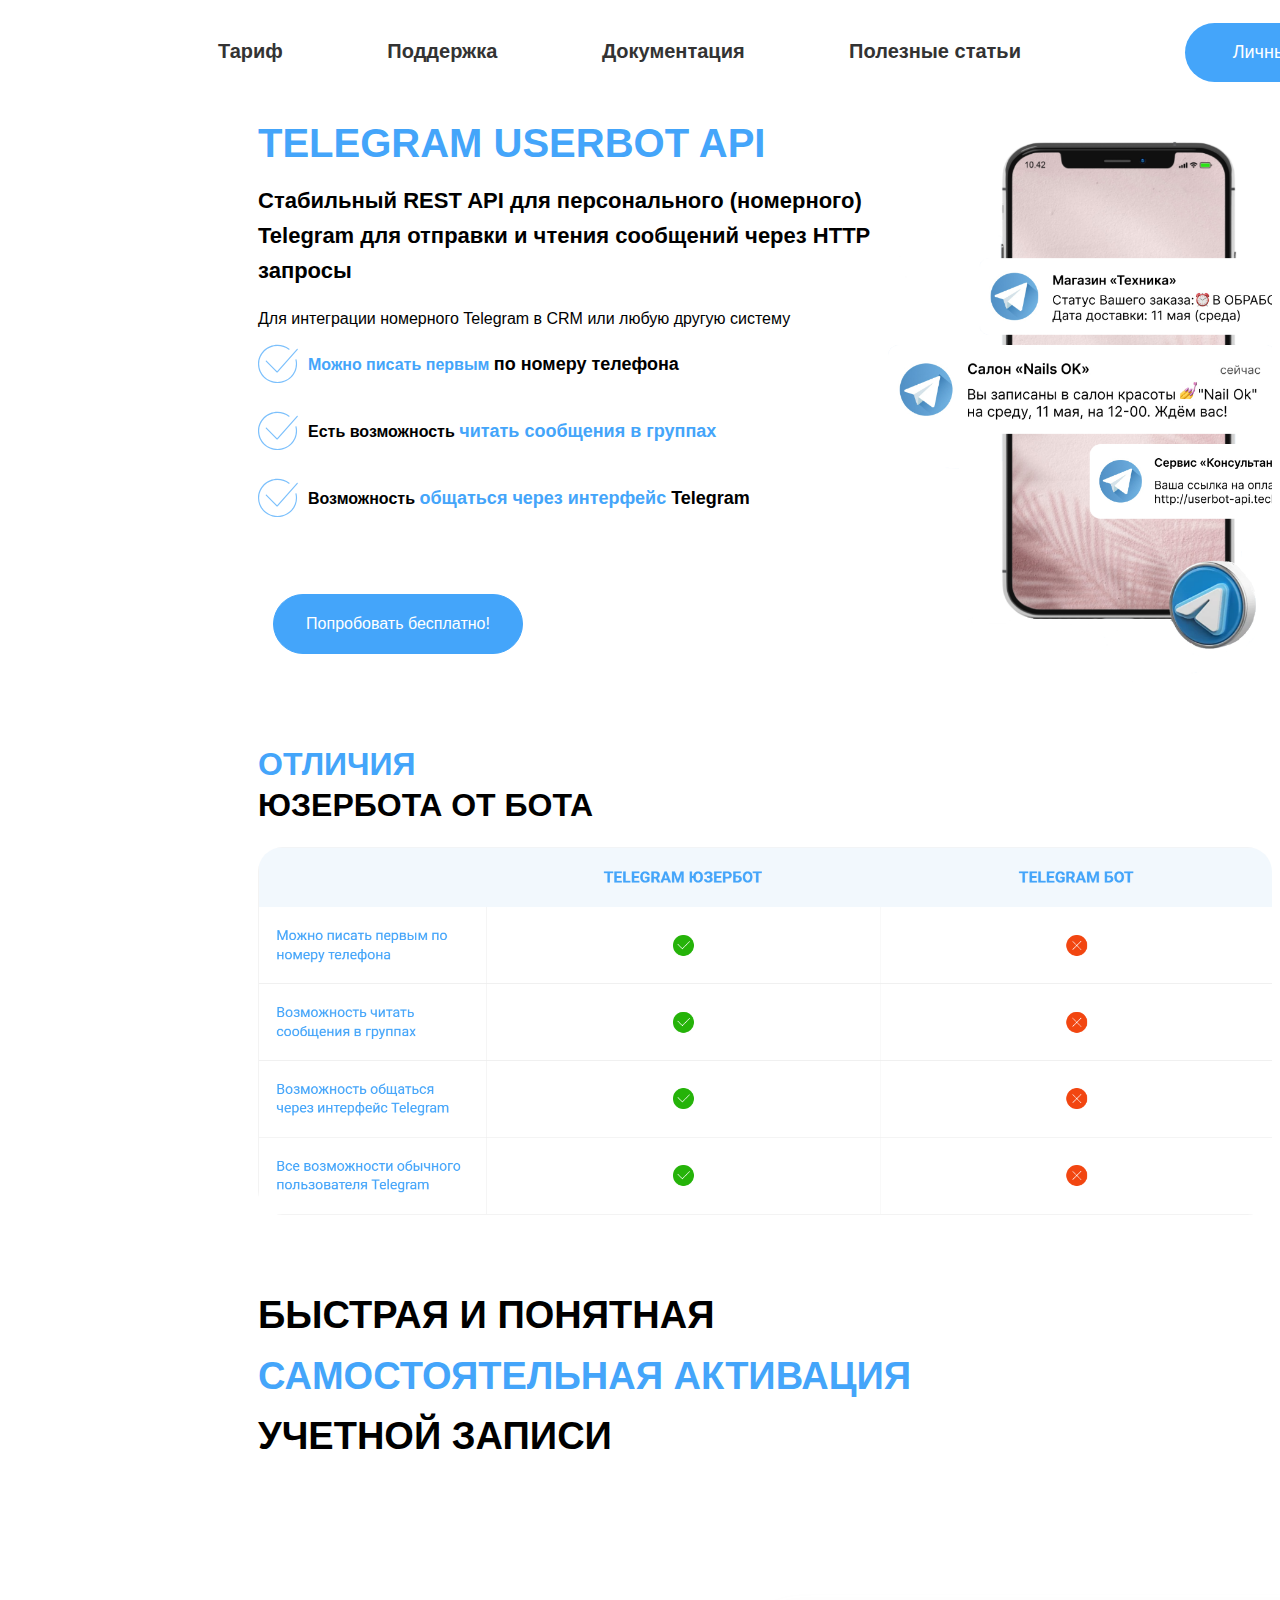
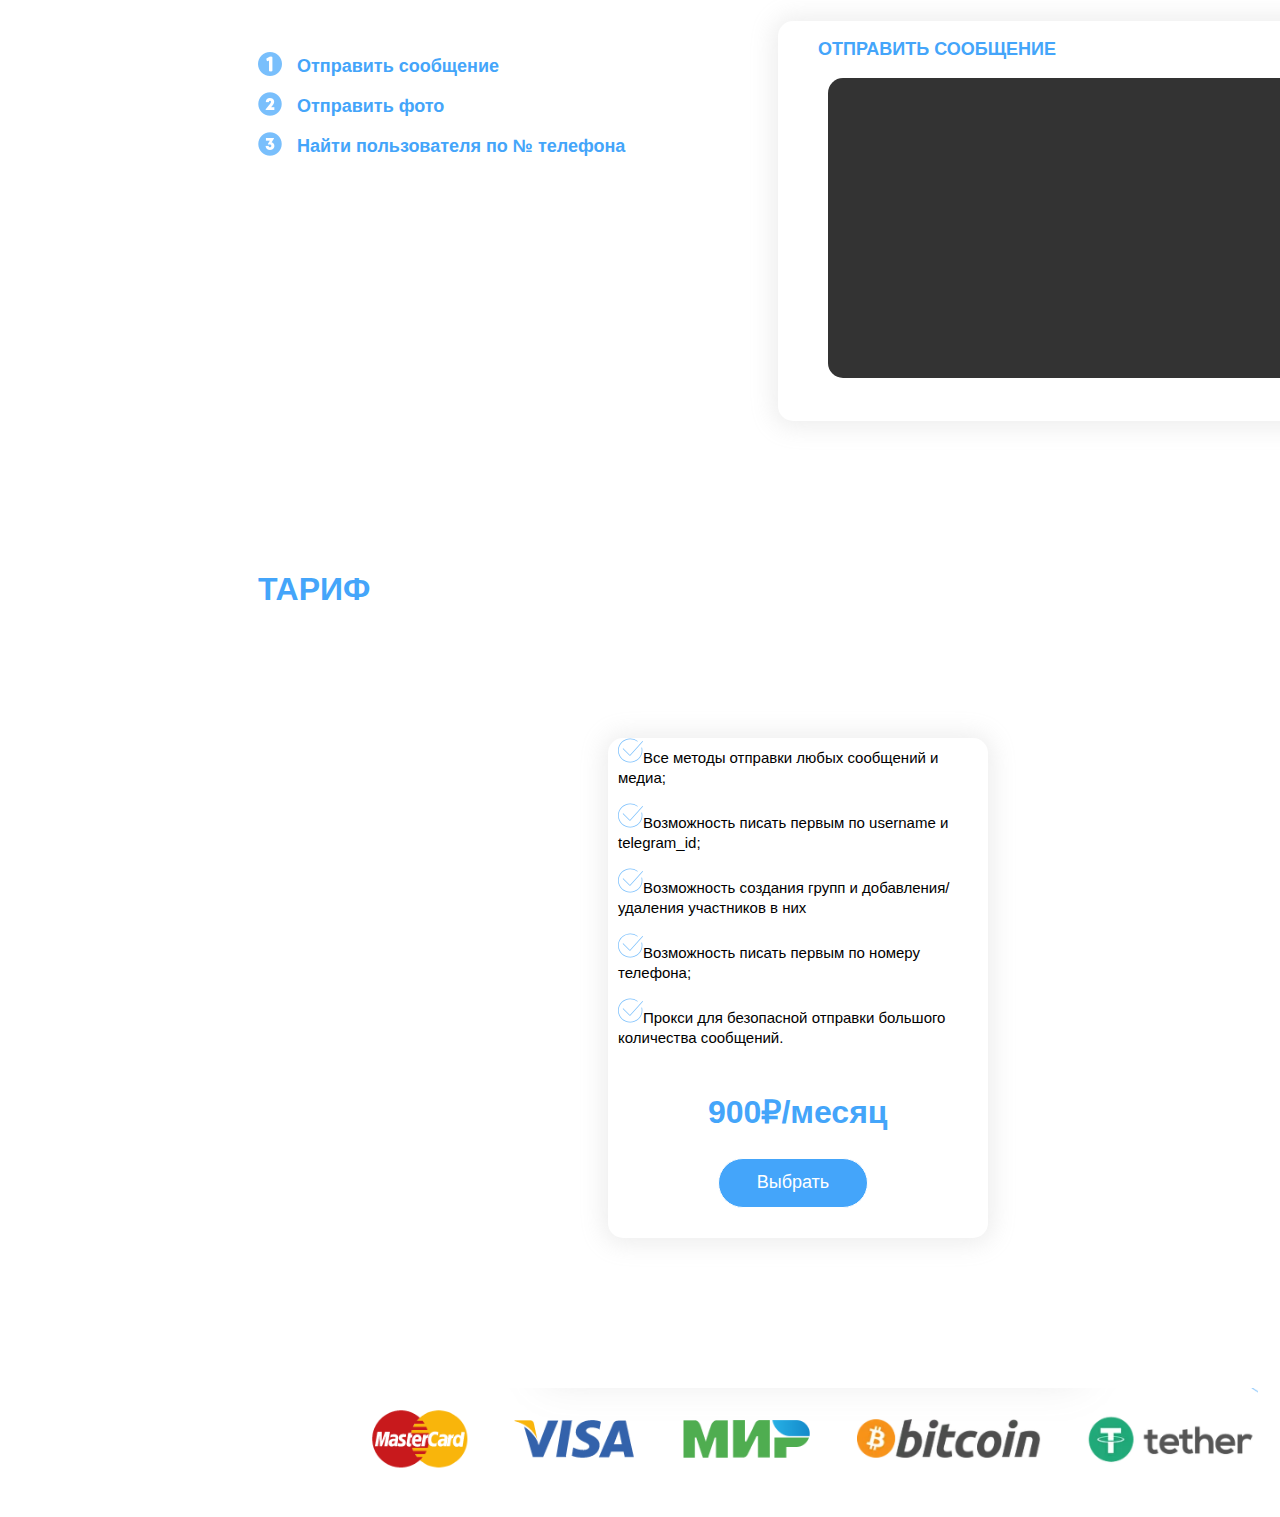
<file: index.html>
<!DOCTYPE html>
<html lang="en">
<head>
    <meta charset="UTF-8">
    <meta http-equiv="X-UA-Compatible" content="IE=edge">
    <meta name="viewport" content="width=device-width, initial-scale=1.0">
    <title>Telegram userbot api</title>
    <link rel="stylesheet" href="style.css">
    <link rel="stylesheet" href="media.css">
</head>
<body>
    <header>
        <div class="top_menu">
            <a href="">Тариф</a>
            <a href="">Поддержка</a>
            <a href="">Документация</a>
            <a href="">Полезные статьи</a>
            <button><p>Личный кабинет</p></button>
        </div>
    </header>
    <main>
        <div class="about">
            <strong class="strong">TELEGRAM USERBOT API</strong>
            <p class="stab">Стабильный REST API для персонального (номерного) Telegram для отправки и чтения сообщений через HTTP запросы</p>
            <p class="inter">Для интеграции номерного Telegram в CRM или любую другую систему</p></div>
            <div class="col">
                <img src="Tilda_Icons_27bu_1_1.svg" alt=""class="img2"> <p class="p1">Можно писать первым <span>по номеру телефона</span></p>
                <img src="Tilda_Icons_27bu_1_1.svg" alt=""class="img3"> <p class="p2" style="color: black;">Есть возможность <span style="color: #44a5fa;">читать сообщения в группах</span></p>
                <img src="Tilda_Icons_27bu_1_1.svg" alt=""class="img4"> <p class="p3"style="color: black;">Возможность <span style="color: #44a5fa;">общаться через интерфейс</span><span> Telegram</span></p>
            </div>
            <button class="try"><p>Попробовать бесплатно!</p></button>
        <div class="dif">
            <h1 class="otl" >ОТЛИЧИЯ</h1>
            <h1>ЮЗЕРБОТА ОТ БОТА</h1>
            <div class="tb">
                <img src="Telegram userbot api - Google Chrome 21.02.2023 16_59_31.png.png" alt="" class="img5">
            </div>
        </div>
        <div class="fast">
            <h1 class="fst">БЫСТРАЯ И ПОНЯТНАЯ</h1>
            <h1 class="fast1">САМОСТОЯТЕЛЬНАЯ АКТИВАЦИЯ</h1>
            <h1>УЧЕТНОЙ ЗАПИСИ</h1>
        </div>
        <div class="links">
           <div class="sms"><img src="round.png" alt=""><a href=""> Отправить сообщение</a></div> 
           <div class="photo"><img src="number-2.png" alt=""><a href=""> Отправить фото</a></div> 
            <div class="tell"><img src="number-3.png" alt=""><a href=""> Найти пользователя по № телефона</a></div>
        </div>
        <div class="input_block">
            <p class="search">ОТПРАВИТЬ СООБЩЕНИЕ</p>
            <div class="code">
            </div>
        </div>
        <div class="price">
            <H1 class="tarif">ТАРИФ</H1>
            <div class="block">
                <p class="p4"><img src="Tilda_Icons_27bu_1_1.svg" alt=""class="img6">Все методы отправки любых сообщений и медиа;</p>
                <p class="p5"><img src="Tilda_Icons_27bu_1_1.svg" alt=""class="img7">Возможность писать первым по username и telegram_id;</p>
                <p class="p6"><img src="Tilda_Icons_27bu_1_1.svg" alt=""class="img8">Возможность создания групп и добавления/удаления участников в них</p>
                <p class="p7"><img src="Tilda_Icons_27bu_1_1.svg" alt=""class="img9">Возможность писать первым по номеру телефона;</p>
                <p class="p8"><img src="Tilda_Icons_27bu_1_1.svg" alt=""class="img10">Прокси для безопасной отправки большого количества сообщений.</p>
                <h1 class="count">900₽/месяц</h1>
                <button class="choose">Выбрать</button>
            </div>
            <div class="pay"><img src="Telegram userbot api - Google Chrome 25.02.2023 03_51_30.png" alt="" class="wallets"></div>
           
        </div>    
    </main>

</body>
</html>
</file>
<file: style.css>
body{
    font-family: 'Roboto',Arial,sans-serif;
    box-sizing: border-box;
    display: flex;
}
header{
    display: flex;
    position: absolute;
    flex-direction: column;
    height: 60px;
}

.top_menu{
    position: absolute;
    width: 1200px;
    margin-top: 15px;
    margin-left:210px;
}

.top_menu a{
    position: relative;
    font-family: 'Roboto',Arial,sans-serif;
    margin-right: 100px;
    text-decoration: none;
    font-size: 20px;
    color:#333333 ;
    font-weight: 600;
}

.top_menu a:hover{
    color:#44a5fa; 
}
.top_menu button{
    width: 230px;
    border-radius: 30px;
    color: white;
    background-color: #44a5fa;
    border: #44a5fa;
    margin-left: 60px;
    font-size: 18px;
}


main{
    position: relative;
    max-width: 1440px;
    align-items:center;
    margin-top: 120px;
    margin-left: 250px;
    flex-direction: row;
}

.about{
    height:auto;
    max-width: 700px;
}

.about strong{
    font-weight: 700;
    font-size: 40px;
    color:rgb(68, 165, 250); 
    letter-spacing: 0;
    line-height: 30px;
}

.stab{
    line-height: 35px;
    font-size: 22px;
    font-weight: 600;
    margin-right: 70px;
}

.img2{
    position: absolute;
    width: 40px;
}
.col{
    min-width: auto;
    position: relative;
    min-width:auto;
    width: 450px;
    height: 100px;
    
}
.col p{
    width: auto;
    position: relative;
    margin-top: 0px;
    font-weight: 700;
    color: #44a5fa;
}

.col p span{
    font-weight: 700;
    font-size: 18px;
    color: black;
}

.p1{
    position: relative;
    margin-left: 50px;
    top: 10px;
}

.img3{
    position: absolute;
    width: 40px;
    margin-top: 30px;
}

.img4{
    position: absolute;
    width: 40px;
    margin-top: 60px;
}

.p2{
    width: auto;
    position: relative;
    left:50px;
    top: 40px;
}

.p3{
    position: relative;
    top:70px;
    left: 50px;
}

.try{
    margin-top: 150px;
    margin-left: 15px;
    border-radius: 30px;
    width: 250px;
    height:60px;
    background-color: #44a5fa;
    border: 1px solid #44a5fa;
    color:white;
    cursor: pointer;
    font-size: 16px;
}

.otl{
    color: #44a5fa;
}

.dif{
    margin-top: 100px;
    line-height: 20px;
}

.img5{
    position: relative;
    margin-top:10px;
    max-width: 100%;
    width: 1100px;
    border-radius: 25px;
}

.start{
    margin-top: 100px;
    line-height: 15px;
}
.st1{
    color: #44a5fa;
}

main{
    background-image: url(Telegram\ userbot\ api\ -\ Google\ Chrome\ 24.02.2023\ 23_14_35.png);
    background-repeat: no-repeat;
    background-size: 523px;
    background-position: 630px -25px;
}

.fast1{
    color: #44a5fa;
    line-height: 40px;
}

.fast{
    position: relative;
    max-width: 100%;
    max-height: 100%;
    margin-top: 80px;
    font-size: 19px;
    line-height: 30px;
}

.links{
    line-height: 40px;
    margin-top: 200px;
}

.sms a{
    position: absolute;
    margin-left: 15px;
    margin-top:-5px;
    text-decoration: none;
    color: #44a5fa;
    font-size: 18px;
    font-weight: 700;
}

.photo a{
    position: absolute;
    margin-left: 15px;
    margin-top:-5px;
    text-decoration: none;
    color: #44a5fa;
    font-size: 18px;
    font-weight: 700;
}

.tell a{
    position: absolute;
    margin-left: 15px;
    margin-top:-5px;
    text-decoration: none;
    color: #44a5fa;
    font-size: 18px;
    font-weight: 700;
}

.input_block{
    height: 400px;
    width: 700px;
    position: absolute;
    box-shadow: 0px 1px 23px 5px rgb(163 163 163 / 20%);
    margin-left: 520px;
    margin-top:-150px;
    border-radius: 15px;
}

.search{
    margin-left:40px;
    top: 0px;
    color: #44a5fa;
    font-size: 18px;
    font-weight: 700;
}

.code{
    position: absolute;
    width: 600px;
    height: 300px;
    background-color: #333333;
    margin-left:50px;
    border-radius: 15px; 
}

.price{
    max-width: 100%;
    max-height: 100%;
    margin-top:400px;
    margin-left: auto;
}

.tarif{
    color: #44a5fa;
}

.block{
    height: 500px;
    width: 380px;
    display: flex ;
    position: relative;
    margin-top:130px;
    margin-left: 350px;
    box-shadow: 0px 1px 23px 5px rgb(163 163 163 / 20%);
    border-radius: 15px;
    flex-direction: column;
    max-block-size: 0%;
}

.block img{
    align-items: center;
    position: relative;
    width: 25px;
    left: 0px;
    margin-top: 0px;
}

.block p{
    line-height: 20px;
    left: 0px;
    margin-top: 0px;
    margin-left: 10px;
    font-size: 15px;
}

.count{
    margin-top: 30px;
    margin-left: 100px;
    color: #44a5fa;
}

.choose{
    margin-top: 5px;
    margin-left: 110px;
    width:150px;
    height: 50px;
    background-color: #44a5fa;
    border-radius: 30px;
    border: 1px solid white;
    color: white;
    font-size: 18px;
    cursor: pointer;
}
.pay{
    position: relative;
    margin-left:100px;
    height: 100px;
    margin-top: 100px;
    align-items: center;
}
.wallets{
    position: relative;
    max-width: 100%;
    margin-top: 50px;
    width: 900px;
    
}
</file>
<file: media.css>
@media only screen and (max-width:1200px){
    main{
        margin-left: 210px;
    }
    .top_menu{
        width: 900px;
        margin-left: 180px;
    }
    .top_menu a{
        margin-right:60px;
        font-size: 19px;
        font-weight: 600;
    }
    .top_menu button{
        width: 160px;
        margin-left: 0px;
        font-size: 15px;
        font-weight: 600;
    }
    .try{
        margin-top: 120px;
        width: 500px;
        font-size: 18px;
    }
    .about{
        width: 700px;
    }
    .col{
        margin-left: 10px;
        top:5px;
    }
    .inter{
        font-size:18px;
    }
    .img2{
        width: 35px;
    }
    .img3{
        width: 35px;
    }
    .img4{
        width: 35px;
    }
    .img5{

        width: 900px;
    }
    main{
        background-position: -9999px;
    }
    .links{
        margin-top: 120px;
    }
    .input_block{
        margin-left: 160px;
        margin-top: 50px;
        width: 600px;
        height: 300px;
    }
    .code{
        width: 500px;
        height: 200px;
    }
    .block{
        margin-left: 260px;
        margin-top: 50px;
    }
    .pay{
        margin-left: 100px;
    }
    .wallets{
        width: 700px;
    }
}




@media only screen and (max-width:800px){
    main{
        margin-left: 30px;
    }
    .top_menu{
        margin-left: 35px;
        width: 650px;
    }
    .top_menu a{
        font-size: 16px;
        margin-right: 20px;
    }
    .top_menu button{
        width: 120px;
        font-size: 14px;
        font-weight: 400;
    }
    header{
        height: 0px;
    }
    .try{
        margin-top: 90px;
        width: 300px;
        font-size: 18px;
    }
    .about{
        width: 400px;
        margin-top: 0px;
    }
    .about strong{
        font-size: 24px;
    }
    .stab{
        font-size: 20px;
        line-height: 30px;
    }
    .inter{
        font-size: 18px;
    }

    .col{
        margin-left: 0px;
        top:5px;
        font-size:17px;
    }
    .img2{
        margin-left: 0px;
        width: 35px;
    }
    .img3{
        margin-left: 0px;
        width: 35px;
    }
    .img4{
        margin-right: 5px;
        width: 35px;
    }
    .img5{
        width: 700px;
    }
    main{
        background-position: -9999px;
    }
    .links{
        margin-top: 120px;
    }
    .input_block{
        margin-left: 105px;
        margin-top: 50px;
        width: 500px;
        height: 300px;
    }
    .code{
        width: 400px;
        height: 200px;
    }
    .block{
        margin-left: 155px;
        margin-top: 50px;
    }
    .pay{
        margin-left: 20px;
    }
    .wallets{
        width: 650px;
    }
}



 @media only screen and (max-width:600px){
    main{
        margin-top: 50px;
        margin-left: 30px;
    }
    header{
        height: 0px;
    }
    .top_menu{
        display: none;
    }
    .try{
        margin-top: 170px;
        width: 300px;
        font-size: 18px;
    }

    .dif{
        margin-top: 80px;
        font-size: 14px;
    }
    .about{
        width: 450px;
        top:0px;
    }
    .col{
        width: 400px;
        margin-left: 10px;
        top:0px;
    }
    .img2{
        width: 35px;
    }
    .img3{
        width: 35px;
    }
    .img4{
        width: 35px;
    }
    .img5{
        width: 600px;
    }
    main{
        background-position: -9999px;
    }
    .links{
        margin-top: 120px;
    }
    .input_block{
        margin-left: 60px;
        margin-top: 50px;
        width: 420px;
        height: 300px;
    }
    .code{
        width: 320px;
        height: 200px;
    }
    .block{
        margin-left: 50px;
        margin-top: 50px;
    }
    .pay{
        margin-left:0px;
    }
    .wallets{
        width: 500px;
    }
} 




@media only screen and (max-width:400px){
    main{
        margin-top: 50px;
        margin-left: 30px;
    }
    header{
        height: 0px;
    }
    .top_menu{
        display: none;
    }
    .try{
        margin-top: 170px;
        width: 300px;
        font-size: 18px;
        margin-left: 25px;
    }

    .dif{
        margin-top: 80px;
        font-size: 14px;
    }
    .about{
        width: 380px;
        top:0px;
    }
    .col{
        width: 300px;
        margin-left: 10px;
        top:0px;
    }
    .img2{
        width: 35px;
    }
    .img3{
        width: 35px;
    }
    .img4{
        width: 35px;
    }
    .img5{
        width: 400px;
    }
    main{
        background-position: -9999px;
    }
    .fast{
        font-size: 16px;
        line-height: 20px;
    }
    .fst{
        line-height: 29px;
    }
    .links{
        margin-top: 120px;
    }
    .input_block{
        margin-left: 0px;
        margin-top: 50px;
        width: 390px;
        height: 300px;
    }
    .code{
        margin-left: 45px;
        width: 310px;
        height: 210px;
    }
    .block{
        width: 300px;

        margin-left: 50px;
        margin-top: 50px;
    }
    .choose{
        margin-left: 70px;
    }
    .count{
        margin-left: 60px;
    }
    .pay{
        margin-left:0px;
    }
    .wallets{
        width: 500px;
    }
}
</file>
